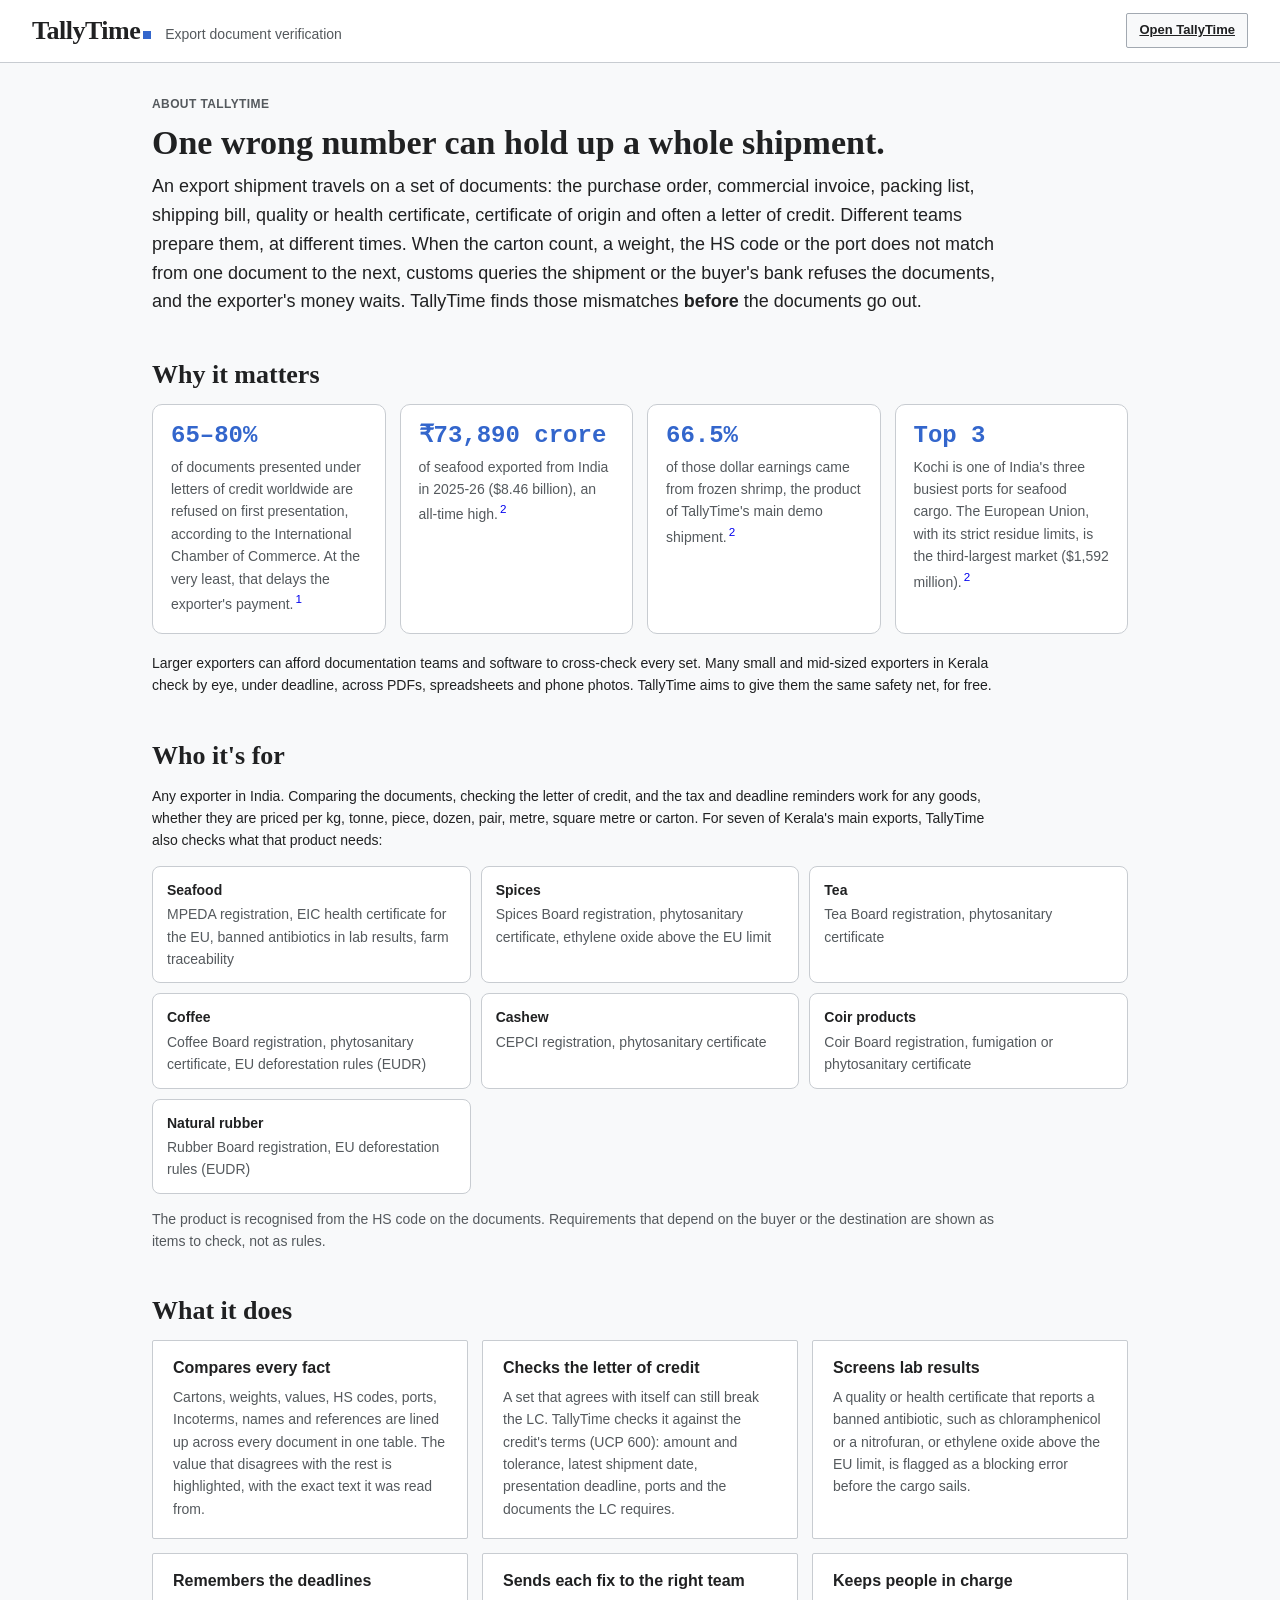
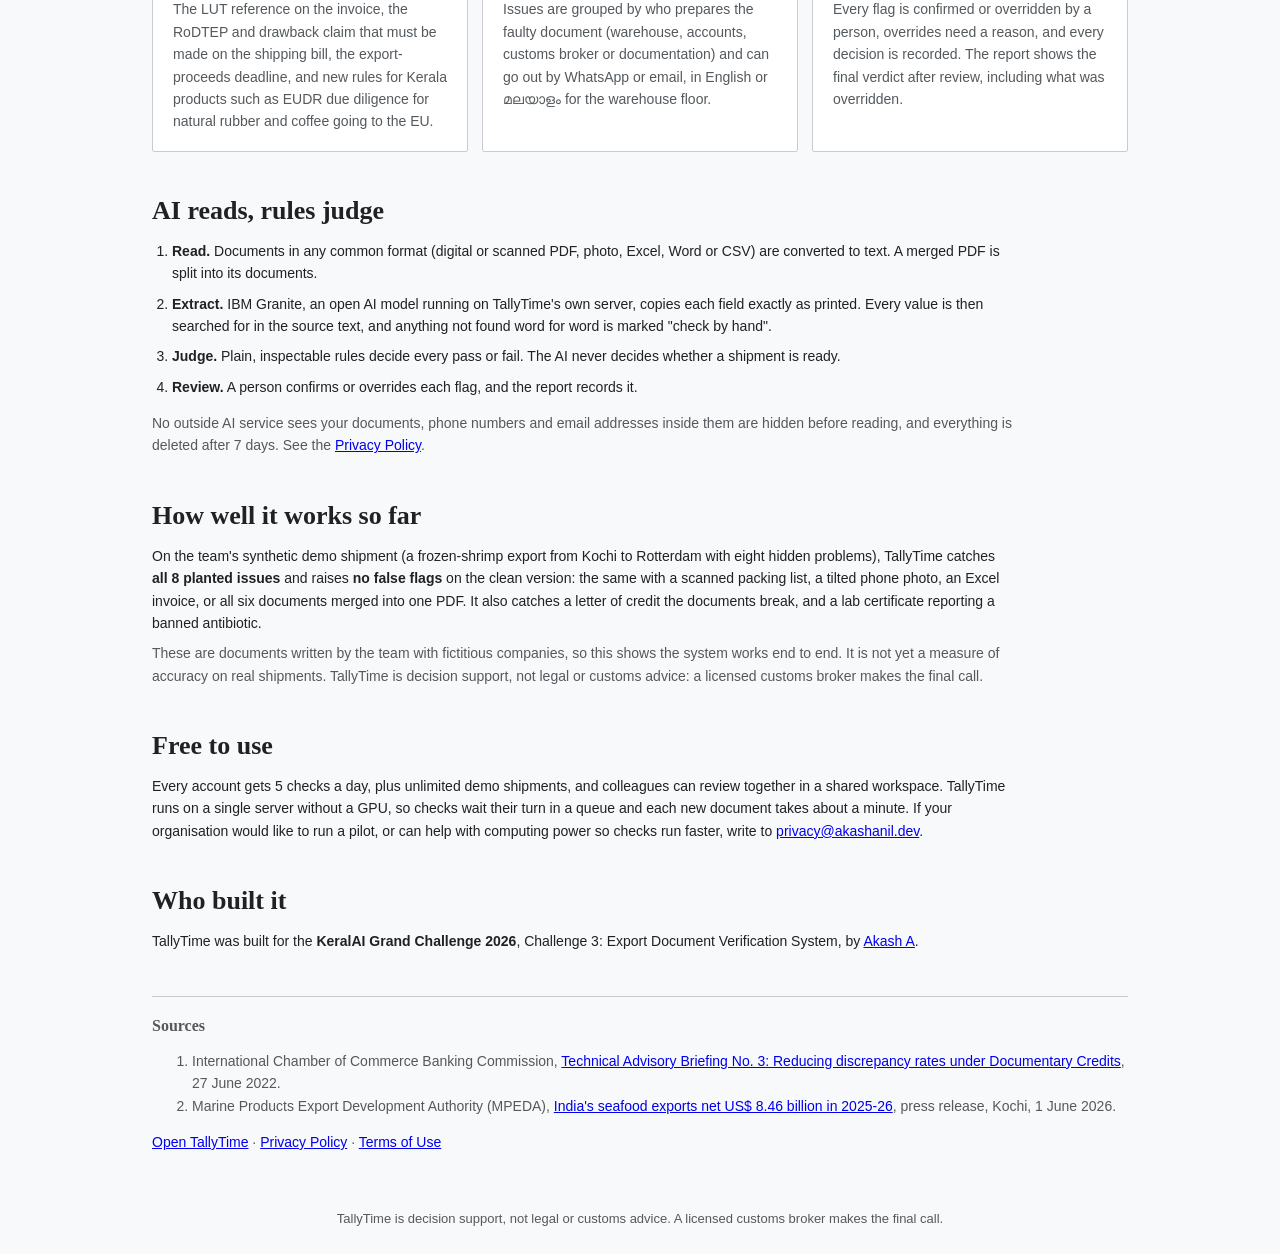
<file: static/about.html>
<!doctype html>
<html lang="en">
<head>
<meta charset="utf-8">
<meta name="viewport" content="width=device-width, initial-scale=1">
<title>About · TallyTime</title>
<meta name="description" content="Why TallyTime exists: catching mismatches across export documents before customs or the buyer's bank does.">
<link rel="icon" type="image/svg+xml" href="favicon.svg">
<meta name="color-scheme" content="light dark">
<meta name="theme-color" content="#ffffff" media="(prefers-color-scheme: light)">
<meta name="theme-color" content="#1b1e22" media="(prefers-color-scheme: dark)">
<script src="theme.js"></script>
<link rel="stylesheet" href="styles.css">
</head>
<body>
<header class="topbar">
  <a class="brand" href="/"><span class="logo">TallyTime</span><span class="tagline">Export document verification</span></a>
  <a class="btn small" href="/">Open TallyTime</a>
</header>
<main class="about">
  <p class="eyebrow">ABOUT TALLYTIME</p>
  <h1>One wrong number can hold up a whole shipment.</h1>
  <p class="lead">An export shipment travels on a set of documents: the purchase order, commercial invoice, packing list, shipping bill,
    quality or health certificate, certificate of origin and often a letter of credit. Different teams prepare them, at different times.
    When the carton count, a weight, the HS code or the port does not match from one document to the next, customs queries the shipment
    or the buyer's bank refuses the documents, and the exporter's money waits. TallyTime finds those mismatches <b>before</b> the documents go out.</p>

  <section class="about-section" aria-labelledby="numbers">
    <h2 id="numbers">Why it matters</h2>
    <div class="about-stats">
      <div class="about-stat">
        <b>65–80%</b>
        <span>of documents presented under letters of credit worldwide are refused on first presentation, according to the
          International Chamber of Commerce. At the very least, that delays the exporter's payment.<sup><a href="#src-icc">1</a></sup></span>
      </div>
      <div class="about-stat">
        <b>₹73,890 crore</b>
        <span>of seafood exported from India in 2025-26 ($8.46 billion), an all-time high.<sup><a href="#src-mpeda">2</a></sup></span>
      </div>
      <div class="about-stat">
        <b>66.5%</b>
        <span>of those dollar earnings came from frozen shrimp, the product of TallyTime's main demo shipment.<sup><a href="#src-mpeda">2</a></sup></span>
      </div>
      <div class="about-stat">
        <b>Top 3</b>
        <span>Kochi is one of India's three busiest ports for seafood cargo. The European Union, with its strict residue
          limits, is the third-largest market ($1,592 million).<sup><a href="#src-mpeda">2</a></sup></span>
      </div>
    </div>
    <p>Larger exporters can afford documentation teams and software to cross-check every set. Many small and mid-sized exporters in Kerala
      check by eye, under deadline, across PDFs, spreadsheets and phone photos. TallyTime aims to give them the same safety net, for free.</p>
  </section>

  <section class="about-section" aria-labelledby="who">
    <h2 id="who">Who it's for</h2>
    <p>Any exporter in India. Comparing the documents, checking the letter of credit, and the tax and deadline reminders
      work for any goods, whether they are priced per kg, tonne, piece, dozen, pair, metre, square metre or carton.
      For seven of Kerala's main exports, TallyTime also checks what that product needs:</p>
    <dl class="about-products">
      <div><dt>Seafood</dt><dd>MPEDA registration, EIC health certificate for the EU, banned antibiotics in lab results, farm traceability</dd></div>
      <div><dt>Spices</dt><dd>Spices Board registration, phytosanitary certificate, ethylene oxide above the EU limit</dd></div>
      <div><dt>Tea</dt><dd>Tea Board registration, phytosanitary certificate</dd></div>
      <div><dt>Coffee</dt><dd>Coffee Board registration, phytosanitary certificate, EU deforestation rules (EUDR)</dd></div>
      <div><dt>Cashew</dt><dd>CEPCI registration, phytosanitary certificate</dd></div>
      <div><dt>Coir products</dt><dd>Coir Board registration, fumigation or phytosanitary certificate</dd></div>
      <div><dt>Natural rubber</dt><dd>Rubber Board registration, EU deforestation rules (EUDR)</dd></div>
    </dl>
    <p class="muted">The product is recognised from the HS code on the documents. Requirements that depend on the buyer or the
      destination are shown as items to check, not as rules.</p>
  </section>

  <section class="about-section" aria-labelledby="what">
    <h2 id="what">What it does</h2>
    <div class="about-grid">
      <div class="card"><h3>Compares every fact</h3><p>Cartons, weights, values, HS codes, ports, Incoterms, names and references are lined up across
        every document in one table. The value that disagrees with the rest is highlighted, with the exact text it was read from.</p></div>
      <div class="card"><h3>Checks the letter of credit</h3><p>A set that agrees with itself can still break the LC. TallyTime checks it against the
        credit's terms (UCP 600): amount and tolerance, latest shipment date, presentation deadline, ports and the documents the LC requires.</p></div>
      <div class="card"><h3>Screens lab results</h3><p>A quality or health certificate that reports a banned antibiotic, such as chloramphenicol or a nitrofuran,
        or ethylene oxide above the EU limit, is flagged as a blocking error before the cargo sails.</p></div>
      <div class="card"><h3>Remembers the deadlines</h3><p>The LUT reference on the invoice, the RoDTEP and drawback claim that must be made on the shipping bill,
        the export-proceeds deadline, and new rules for Kerala products such as EUDR due diligence for natural rubber and coffee going to the EU.</p></div>
      <div class="card"><h3>Sends each fix to the right team</h3><p>Issues are grouped by who prepares the faulty document (warehouse, accounts, customs broker
        or documentation) and can go out by WhatsApp or email, in English or <span lang="ml">മലയാളം</span> for the warehouse floor.</p></div>
      <div class="card"><h3>Keeps people in charge</h3><p>Every flag is confirmed or overridden by a person, overrides need a reason, and every decision is
        recorded. The report shows the final verdict after review, including what was overridden.</p></div>
    </div>
  </section>

  <section class="about-section" aria-labelledby="how">
    <h2 id="how">AI reads, rules judge</h2>
    <ol class="about-steps">
      <li><b>Read.</b> Documents in any common format (digital or scanned PDF, photo, Excel, Word or CSV) are converted to text. A merged PDF is split into its documents.</li>
      <li><b>Extract.</b> IBM Granite, an open AI model running on TallyTime's own server, copies each field exactly as printed. Every value is then searched for in the source text, and anything not found word for word is marked "check by hand".</li>
      <li><b>Judge.</b> Plain, inspectable rules decide every pass or fail. The AI never decides whether a shipment is ready.</li>
      <li><b>Review.</b> A person confirms or overrides each flag, and the report records it.</li>
    </ol>
    <p class="muted">No outside AI service sees your documents, phone numbers and email addresses inside them are hidden before reading,
      and everything is deleted after 7 days. See the <a href="/privacy.html">Privacy Policy</a>.</p>
  </section>

  <section class="about-section" aria-labelledby="results">
    <h2 id="results">How well it works so far</h2>
    <p>On the team's synthetic demo shipment (a frozen-shrimp export from Kochi to Rotterdam with eight hidden problems), TallyTime catches
      <b>all 8 planted issues</b> and raises <b>no false flags</b> on the clean version: the same with a scanned packing list, a tilted phone photo,
      an Excel invoice, or all six documents merged into one PDF. It also catches a letter of credit the documents break, and a lab certificate
      reporting a banned antibiotic.</p>
    <p class="muted">These are documents written by the team with fictitious companies, so this shows the system works end to end. It is not yet a
      measure of accuracy on real shipments. TallyTime is decision support, not legal or customs advice: a licensed customs broker makes the final call.</p>
  </section>

  <section class="about-section" aria-labelledby="free">
    <h2 id="free">Free to use</h2>
    <p>Every account gets 5 checks a day, plus unlimited demo shipments, and colleagues can review together in a shared workspace.
      TallyTime runs on a single server without a GPU, so checks wait their turn in a queue and each new document takes about a minute.
      If your organisation would like to run a pilot, or can help with computing power so checks run faster, write to
      <a href="mailto:privacy@akashanil.dev">privacy@akashanil.dev</a>.</p>
  </section>

  <section class="about-section" aria-labelledby="team">
    <h2 id="team">Who built it</h2>
    <p>TallyTime was built for the <b>KeralAI Grand Challenge 2026</b>, Challenge 3: Export Document Verification System,
      by <a href="https://akashanil.dev">Akash A</a>.</p>
  </section>

  <section class="about-sources" aria-labelledby="sources">
    <h2 id="sources">Sources</h2>
    <ol>
      <li id="src-icc">International Chamber of Commerce Banking Commission, <a href="https://library.iccwbo.org/content/tfb/BRIEFINGS/20220627_TA_Briefing_No3_reducing_discrepancy_rates.pdf">Technical Advisory Briefing No. 3: Reducing discrepancy rates under Documentary Credits</a>, 27 June 2022.</li>
      <li id="src-mpeda">Marine Products Export Development Authority (MPEDA), <a href="https://mpeda.gov.in/wp-content/uploads/2026/06/MPEDA_2025-26_Export_Figures_ENGLISH_June-1.pdf">India's seafood exports net US$ 8.46 billion in 2025-26</a>, press release, Kochi, 1 June 2026.</li>
    </ol>
  </section>

  <p class="muted"><a href="/">Open TallyTime</a> · <a href="/privacy.html">Privacy Policy</a> · <a href="/terms.html">Terms of Use</a></p>
</main>
<footer class="foot">TallyTime is decision support, not legal or customs advice. A licensed customs broker makes the final call.</footer>
</body>
</html>
</file>
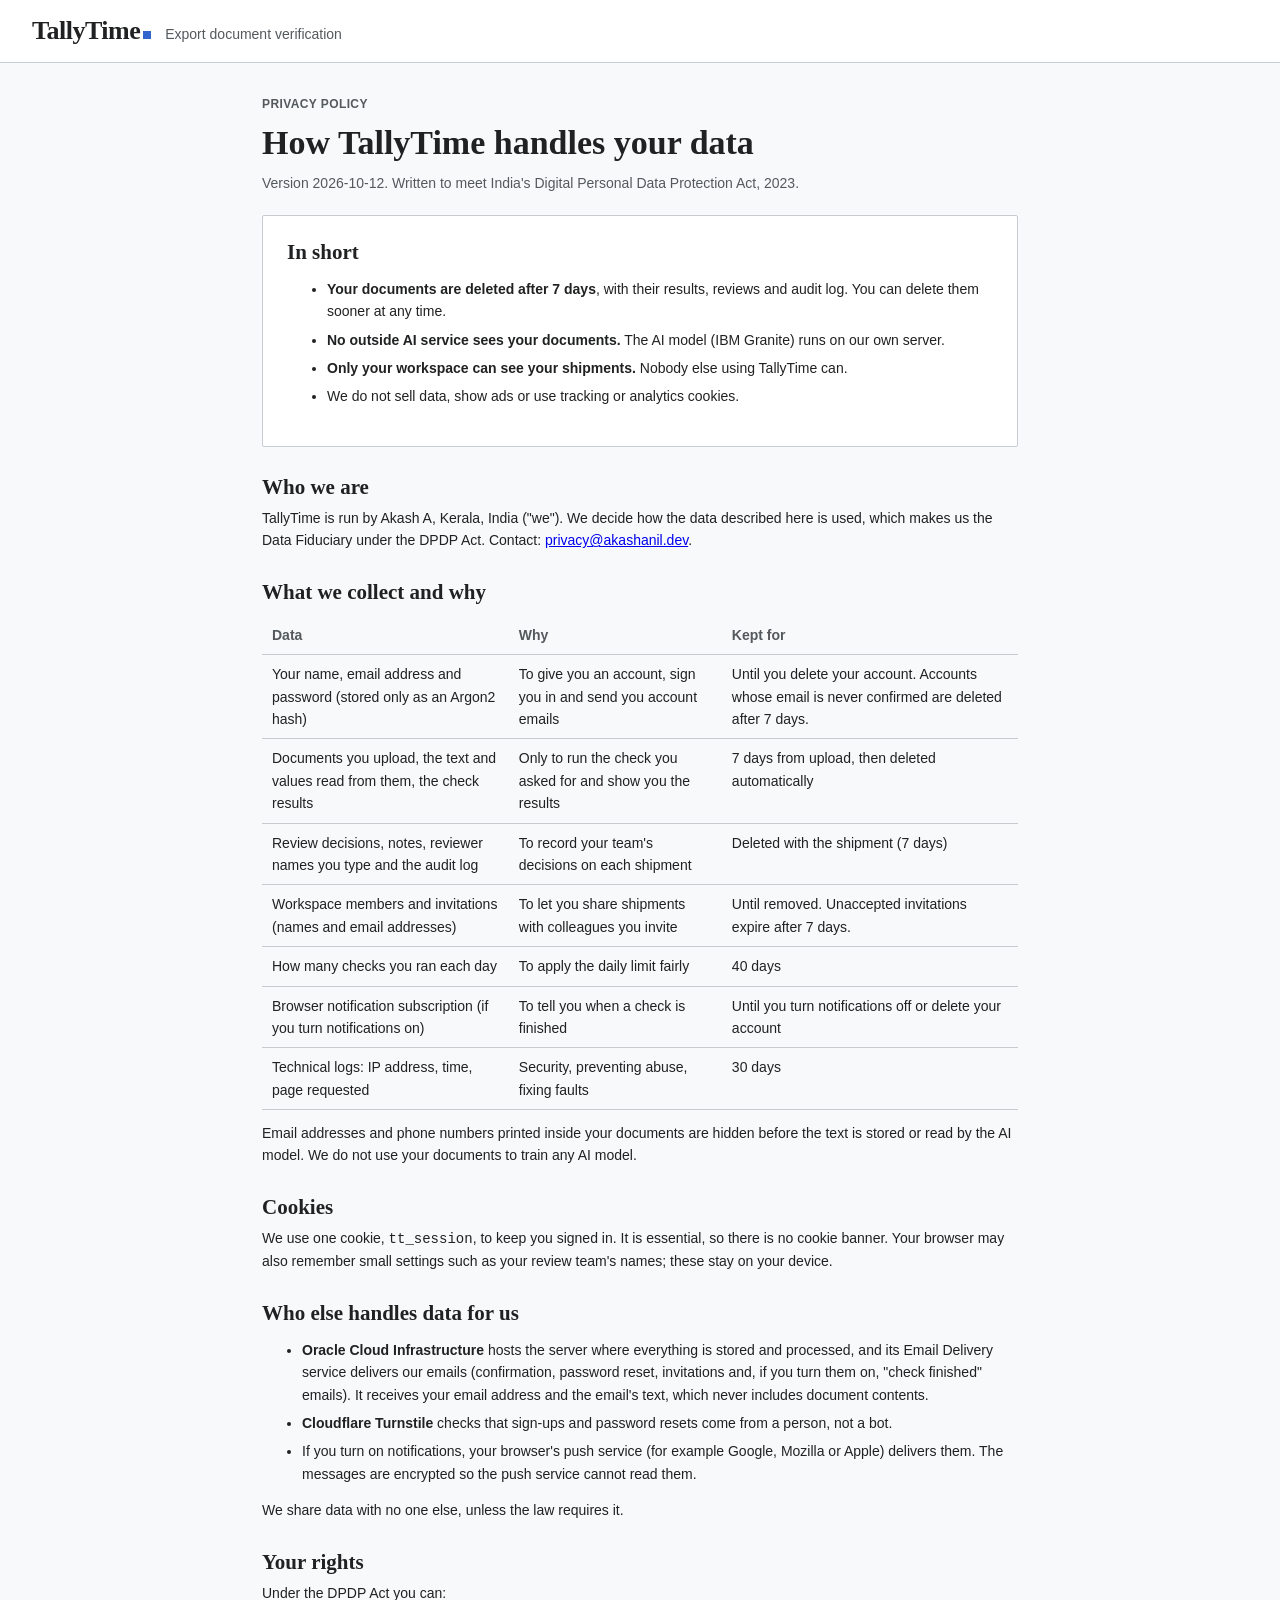
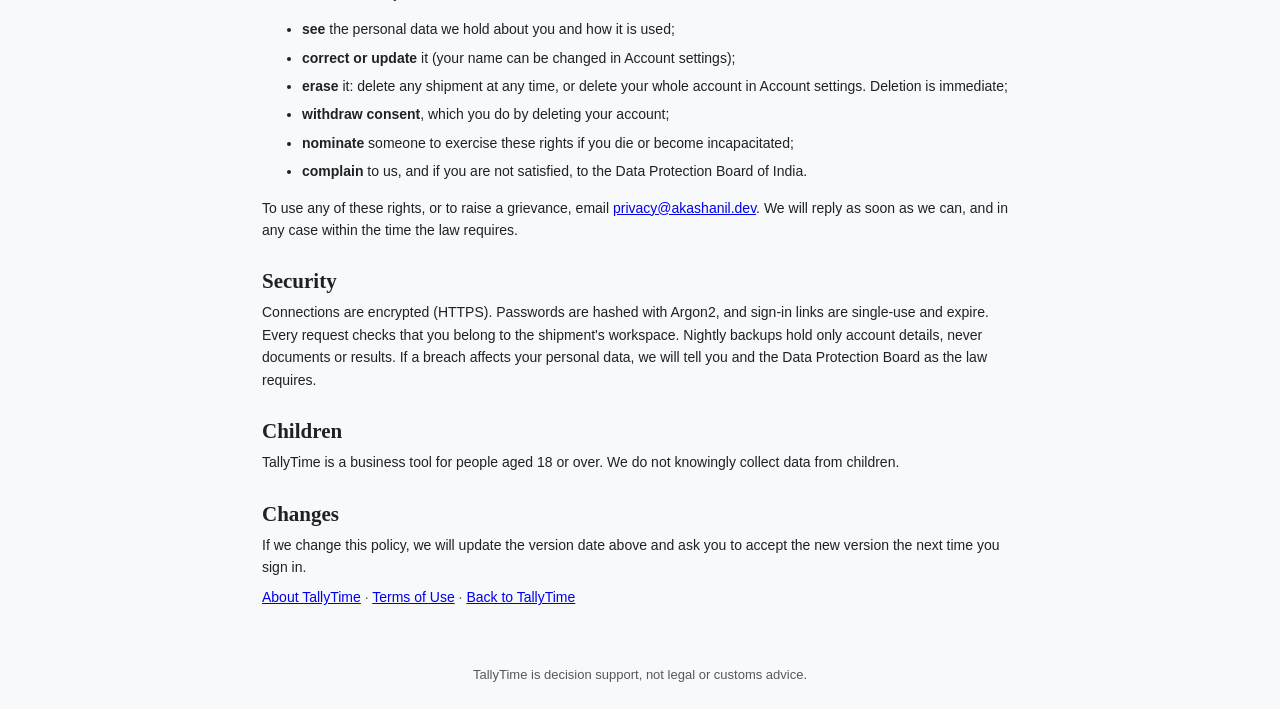
<file: static/privacy.html>
<!doctype html>
<html lang="en">
<head>
<meta charset="utf-8">
<meta name="viewport" content="width=device-width, initial-scale=1">
<title>Privacy Policy · TallyTime</title>
<link rel="icon" type="image/svg+xml" href="favicon.svg">
<meta name="color-scheme" content="light dark">
<meta name="theme-color" content="#ffffff" media="(prefers-color-scheme: light)">
<meta name="theme-color" content="#1b1e22" media="(prefers-color-scheme: dark)">
<script src="theme.js"></script>
<link rel="stylesheet" href="styles.css">
</head>
<body>
<header class="topbar">
  <a class="brand" href="/"><span class="logo">TallyTime</span><span class="tagline">Export document verification</span></a>
</header>
<main class="legal">
  <p class="eyebrow">PRIVACY POLICY</p>
  <h1>How TallyTime handles your data</h1>
  <p class="muted">Version 2026-10-12. Written to meet India's Digital Personal Data Protection Act, 2023.</p>

  <div class="card legal-summary">
    <h2>In short</h2>
    <ul>
      <li><b>Your documents are deleted after 7 days</b>, with their results, reviews and audit log. You can delete them sooner at any time.</li>
      <li><b>No outside AI service sees your documents.</b> The AI model (IBM Granite) runs on our own server.</li>
      <li><b>Only your workspace can see your shipments.</b> Nobody else using TallyTime can.</li>
      <li>We do not sell data, show ads or use tracking or analytics cookies.</li>
    </ul>
  </div>

  <h2>Who we are</h2>
  <p>TallyTime is run by Akash A, Kerala, India ("we"). We decide how the data described here is used, which makes us the
    Data Fiduciary under the DPDP Act. Contact: <a href="mailto:privacy@akashanil.dev">privacy@akashanil.dev</a>.</p>

  <h2>What we collect and why</h2>
  <table class="legal-table">
    <thead><tr><th>Data</th><th>Why</th><th>Kept for</th></tr></thead>
    <tbody>
      <tr><td>Your name, email address and password (stored only as an Argon2 hash)</td><td>To give you an account, sign you in and send you account emails</td><td>Until you delete your account. Accounts whose email is never confirmed are deleted after 7 days.</td></tr>
      <tr><td>Documents you upload, the text and values read from them, the check results</td><td>Only to run the check you asked for and show you the results</td><td>7 days from upload, then deleted automatically</td></tr>
      <tr><td>Review decisions, notes, reviewer names you type and the audit log</td><td>To record your team's decisions on each shipment</td><td>Deleted with the shipment (7 days)</td></tr>
      <tr><td>Workspace members and invitations (names and email addresses)</td><td>To let you share shipments with colleagues you invite</td><td>Until removed. Unaccepted invitations expire after 7 days.</td></tr>
      <tr><td>How many checks you ran each day</td><td>To apply the daily limit fairly</td><td>40 days</td></tr>
      <tr><td>Browser notification subscription (if you turn notifications on)</td><td>To tell you when a check is finished</td><td>Until you turn notifications off or delete your account</td></tr>
      <tr><td>Technical logs: IP address, time, page requested</td><td>Security, preventing abuse, fixing faults</td><td>30 days</td></tr>
    </tbody>
  </table>
  <p>Email addresses and phone numbers printed inside your documents are hidden before the text is stored or read by the AI model.
    We do not use your documents to train any AI model.</p>

  <h2>Cookies</h2>
  <p>We use one cookie, <code>tt_session</code>, to keep you signed in. It is essential, so there is no cookie banner. Your browser may also
    remember small settings such as your review team's names; these stay on your device.</p>

  <h2>Who else handles data for us</h2>
  <ul>
    <li><b>Oracle Cloud Infrastructure</b> hosts the server where everything is stored and processed, and its Email Delivery service delivers our emails (confirmation, password reset, invitations and, if you turn them on, "check finished" emails). It receives your email address and the email's text, which never includes document contents.</li>
    <li><b>Cloudflare Turnstile</b> checks that sign-ups and password resets come from a person, not a bot.</li>
    <li>If you turn on notifications, your browser's push service (for example Google, Mozilla or Apple) delivers them. The messages are encrypted so the push service cannot read them.</li>
  </ul>
  <p>We share data with no one else, unless the law requires it.</p>

  <h2>Your rights</h2>
  <p>Under the DPDP Act you can:</p>
  <ul>
    <li><b>see</b> the personal data we hold about you and how it is used;</li>
    <li><b>correct or update</b> it (your name can be changed in Account settings);</li>
    <li><b>erase</b> it: delete any shipment at any time, or delete your whole account in Account settings. Deletion is immediate;</li>
    <li><b>withdraw consent</b>, which you do by deleting your account;</li>
    <li><b>nominate</b> someone to exercise these rights if you die or become incapacitated;</li>
    <li><b>complain</b> to us, and if you are not satisfied, to the Data Protection Board of India.</li>
  </ul>
  <p>To use any of these rights, or to raise a grievance, email <a href="mailto:privacy@akashanil.dev">privacy@akashanil.dev</a>.
    We will reply as soon as we can, and in any case within the time the law requires.</p>

  <h2>Security</h2>
  <p>Connections are encrypted (HTTPS). Passwords are hashed with Argon2, and sign-in links are single-use and expire.
    Every request checks that you belong to the shipment's workspace. Nightly backups hold only account details, never documents or results.
    If a breach affects your personal data, we will tell you and the Data Protection Board as the law requires.</p>

  <h2>Children</h2>
  <p>TallyTime is a business tool for people aged 18 or over. We do not knowingly collect data from children.</p>

  <h2>Changes</h2>
  <p>If we change this policy, we will update the version date above and ask you to accept the new version the next time you sign in.</p>

  <p class="muted"><a href="/about.html">About TallyTime</a> · <a href="/terms.html">Terms of Use</a> · <a href="/">Back to TallyTime</a></p>
</main>
<footer class="foot">TallyTime is decision support, not legal or customs advice.</footer>
</body>
</html>
</file>
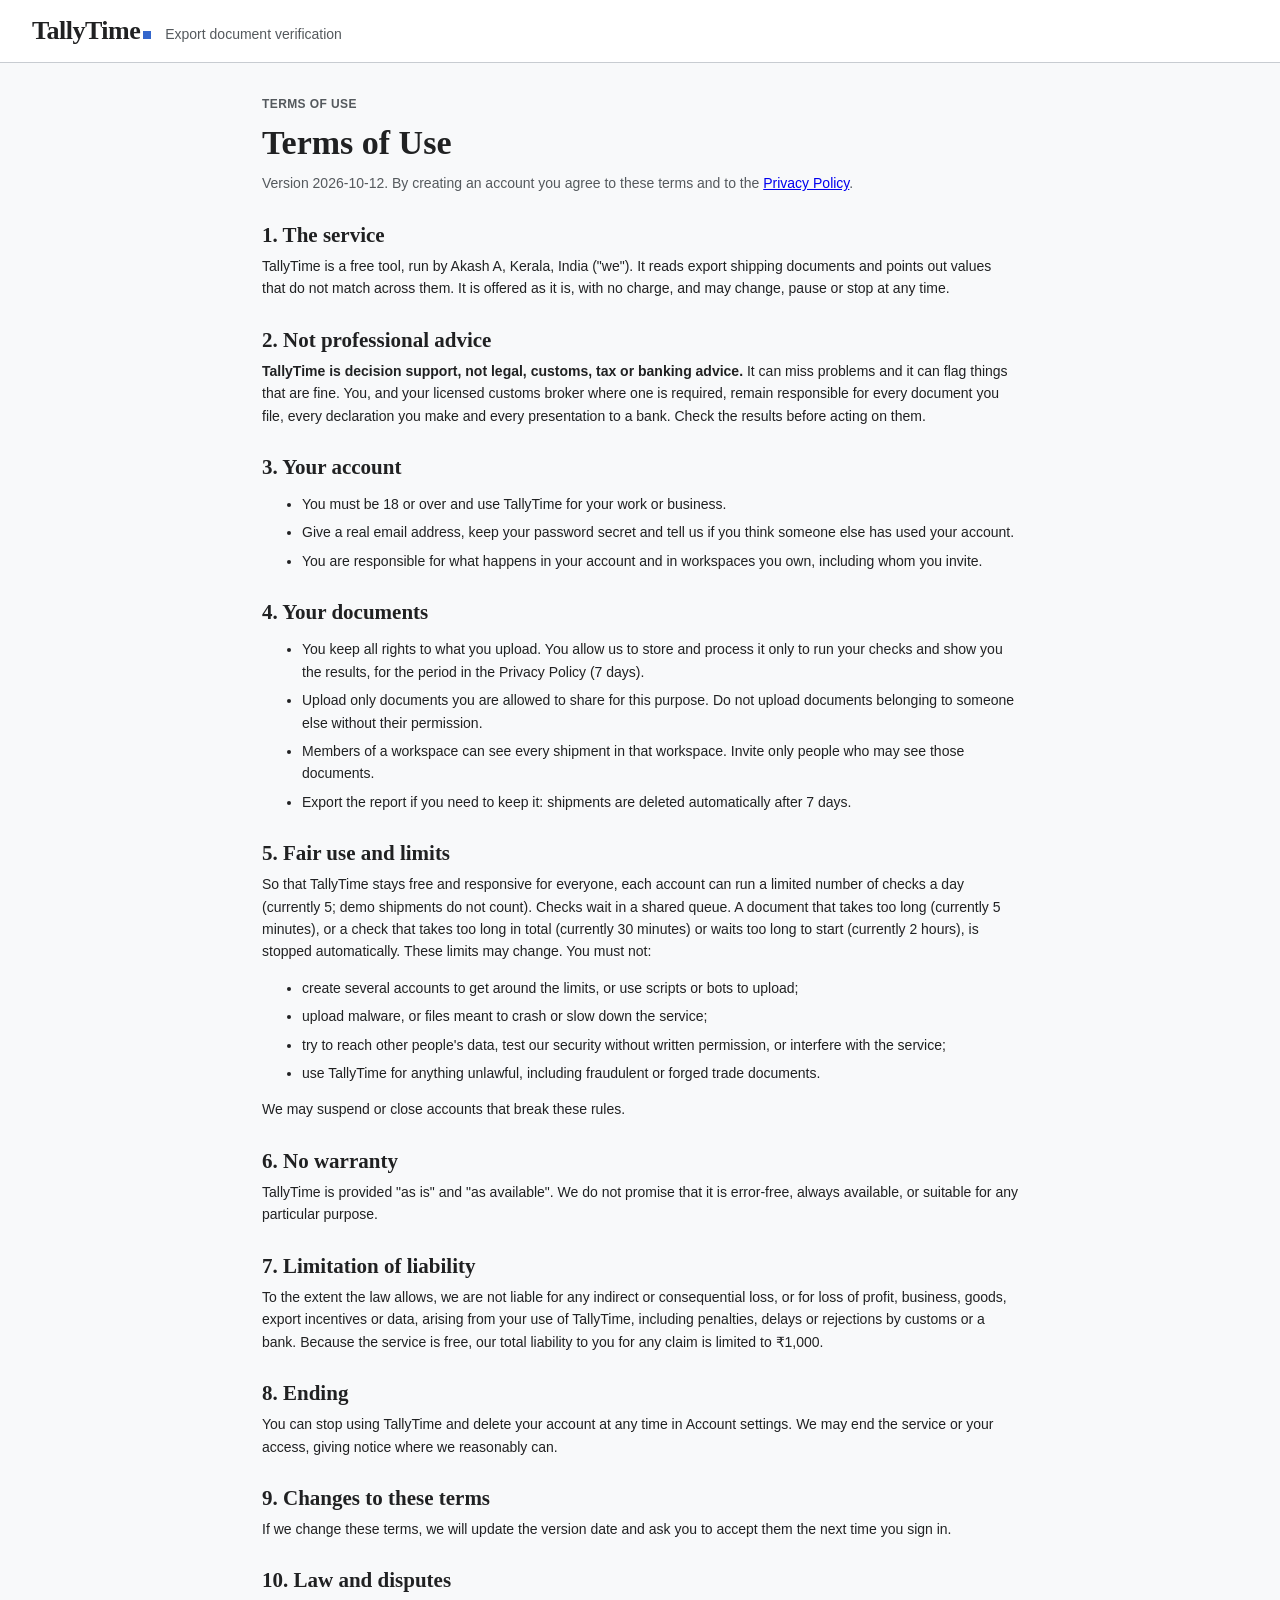
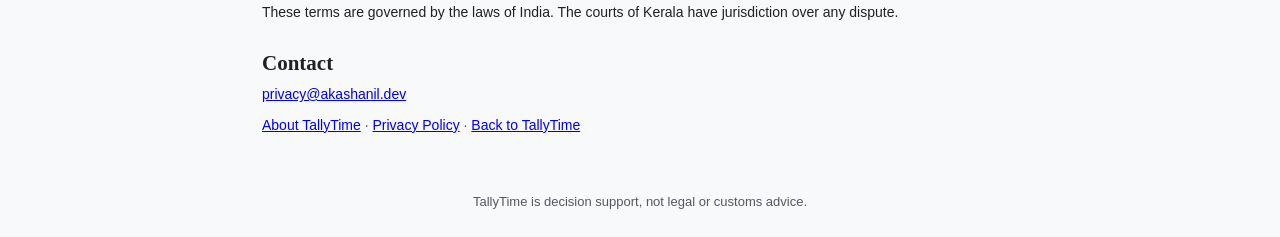
<file: static/terms.html>
<!doctype html>
<html lang="en">
<head>
<meta charset="utf-8">
<meta name="viewport" content="width=device-width, initial-scale=1">
<title>Terms of Use · TallyTime</title>
<link rel="icon" type="image/svg+xml" href="favicon.svg">
<meta name="color-scheme" content="light dark">
<meta name="theme-color" content="#ffffff" media="(prefers-color-scheme: light)">
<meta name="theme-color" content="#1b1e22" media="(prefers-color-scheme: dark)">
<script src="theme.js"></script>
<link rel="stylesheet" href="styles.css">
</head>
<body>
<header class="topbar">
  <a class="brand" href="/"><span class="logo">TallyTime</span><span class="tagline">Export document verification</span></a>
</header>
<main class="legal">
  <p class="eyebrow">TERMS OF USE</p>
  <h1>Terms of Use</h1>
  <p class="muted">Version 2026-10-12. By creating an account you agree to these terms and to the <a href="/privacy.html">Privacy Policy</a>.</p>

  <h2>1. The service</h2>
  <p>TallyTime is a free tool, run by Akash A, Kerala, India ("we"). It reads export shipping documents and points out
    values that do not match across them. It is offered as it is, with no charge, and may change, pause or stop at any time.</p>

  <h2>2. Not professional advice</h2>
  <p><b>TallyTime is decision support, not legal, customs, tax or banking advice.</b> It can miss problems and it can flag things
    that are fine. You, and your licensed customs broker where one is required, remain responsible for every document you file,
    every declaration you make and every presentation to a bank. Check the results before acting on them.</p>

  <h2>3. Your account</h2>
  <ul>
    <li>You must be 18 or over and use TallyTime for your work or business.</li>
    <li>Give a real email address, keep your password secret and tell us if you think someone else has used your account.</li>
    <li>You are responsible for what happens in your account and in workspaces you own, including whom you invite.</li>
  </ul>

  <h2>4. Your documents</h2>
  <ul>
    <li>You keep all rights to what you upload. You allow us to store and process it only to run your checks and show you
      the results, for the period in the Privacy Policy (7 days).</li>
    <li>Upload only documents you are allowed to share for this purpose. Do not upload documents belonging to someone else
      without their permission.</li>
    <li>Members of a workspace can see every shipment in that workspace. Invite only people who may see those documents.</li>
    <li>Export the report if you need to keep it: shipments are deleted automatically after 7 days.</li>
  </ul>

  <h2>5. Fair use and limits</h2>
  <p>So that TallyTime stays free and responsive for everyone, each account can run a limited number of checks a day
    (currently 5; demo shipments do not count). Checks wait in a shared queue. A document that takes too long (currently 5 minutes), or a
    check that takes too long in total (currently 30 minutes) or waits too long to start (currently 2 hours), is stopped automatically.
    These limits may change. You must not:</p>
  <ul>
    <li>create several accounts to get around the limits, or use scripts or bots to upload;</li>
    <li>upload malware, or files meant to crash or slow down the service;</li>
    <li>try to reach other people's data, test our security without written permission, or interfere with the service;</li>
    <li>use TallyTime for anything unlawful, including fraudulent or forged trade documents.</li>
  </ul>
  <p>We may suspend or close accounts that break these rules.</p>

  <h2>6. No warranty</h2>
  <p>TallyTime is provided "as is" and "as available". We do not promise that it is error-free, always available, or suitable
    for any particular purpose.</p>

  <h2>7. Limitation of liability</h2>
  <p>To the extent the law allows, we are not liable for any indirect or consequential loss, or for loss of profit, business,
    goods, export incentives or data, arising from your use of TallyTime, including penalties, delays or rejections by customs
    or a bank. Because the service is free, our total liability to you for any claim is limited to ₹1,000.</p>

  <h2>8. Ending</h2>
  <p>You can stop using TallyTime and delete your account at any time in Account settings. We may end the service or your
    access, giving notice where we reasonably can.</p>

  <h2>9. Changes to these terms</h2>
  <p>If we change these terms, we will update the version date and ask you to accept them the next time you sign in.</p>

  <h2>10. Law and disputes</h2>
  <p>These terms are governed by the laws of India. The courts of Kerala have jurisdiction over any dispute.</p>

  <h2>Contact</h2>
  <p><a href="mailto:privacy@akashanil.dev">privacy@akashanil.dev</a></p>

  <p class="muted"><a href="/about.html">About TallyTime</a> · <a href="/privacy.html">Privacy Policy</a> · <a href="/">Back to TallyTime</a></p>
</main>
<footer class="foot">TallyTime is decision support, not legal or customs advice.</footer>
</body>
</html>
</file>
<file: static/styles.css>
:root {
  --navy: #0B1F33;
  --navy-2: #16304A;
  --paper: #F4EFE6;
  --card: #FBF8F2;
  --line: #D9CFBF;
  --ink: #0B1F33;
  --muted: #4A5868;
  --red: #C41E33;
  --red-bg: #FBE3E6;
  --amber: #A8540A;
  --amber-bg: #FCEBD8;
  --orange: #F28C28;
  --green: #1F7A50;
  --green-bg: #DDF0E5;
  --sans: "IBM Plex Sans", "Segoe UI", Arial, sans-serif;
  --mono: "IBM Plex Mono", "Courier New", monospace;
}

* { box-sizing: border-box; }
html, body { margin: 0; }
body { background: var(--paper); color: var(--ink); font: 15px/1.5 var(--sans); min-height: 100vh; display: flex; flex-direction: column; }
h1, h2, h3 { margin: 0 0 8px; line-height: 1.15; }
h1 { font-size: 38px; font-weight: 700; letter-spacing: -0.5px; }
h2 { font-size: 26px; }
h3 { font-size: 18px; }
p { margin: 0 0 8px; }
button { font: inherit; cursor: pointer; }
.muted { color: var(--muted); }
.mono { font-family: var(--mono); }
.eyebrow { font-family: var(--mono); font-size: 12px; letter-spacing: 3px; color: var(--amber); font-weight: 600; margin-bottom: 8px; }
[hidden] { display: none !important; }

/* Top bar */
.topbar { background: var(--navy); color: var(--paper); display: flex; justify-content: space-between; align-items: center; padding: 14px 32px; gap: 16px; flex-wrap: wrap; }
.brand { display: flex; align-items: baseline; gap: 14px; cursor: pointer; }
.logo { font-weight: 700; font-size: 24px; letter-spacing: -0.5px; }
.logo::after { content: ""; display: inline-block; width: 8px; height: 8px; background: var(--orange); margin-left: 3px; }
.tagline { color: #C9D3DE; font-size: 14px; }
.privacy-badge { font-family: var(--mono); font-size: 12px; color: #C9D3DE; border: 1px solid #3A5068; border-radius: 999px; padding: 4px 12px; display: flex; align-items: center; gap: 8px; }
.privacy-badge .dot { width: 8px; height: 8px; border-radius: 50%; background: #3FBF7F; }

main { flex: 1; width: 100%; max-width: 1360px; margin: 0 auto; padding: 32px; }
.foot { text-align: center; color: var(--muted); font-size: 13px; padding: 16px 32px 24px; }

/* Cards and buttons */
.card { background: var(--card); border: 1px solid var(--line); border-radius: 10px; padding: 24px; }
.btn { border: 1px solid var(--line); background: var(--card); color: var(--ink); border-radius: 8px; padding: 10px 18px; font-weight: 600; }
.btn:hover { border-color: var(--navy); }
.btn:focus-visible, .tab:focus-visible, .cell:focus-visible { outline: 3px solid var(--orange); outline-offset: 2px; }
.btn.primary { background: var(--navy); color: var(--paper); border-color: var(--navy); }
.btn.primary:disabled { opacity: 0.45; cursor: not-allowed; }
.btn.ghost { background: transparent; }
.btn.danger { color: var(--red); border-color: #E7B8BF; background: transparent; }
.btn.small { padding: 6px 12px; font-size: 13px; }

/* Navigation */
.mainnav { display: flex; gap: 4px; margin-left: auto; margin-right: 16px; }
.navlink { background: none; border: 1px solid transparent; color: #C9D3DE; padding: 6px 14px; border-radius: 6px; font-weight: 600; }
.navlink:hover, .navlink.active { color: var(--paper); border-color: #3A5068; }

/* Dashboard */
.kpis { display: grid; grid-template-columns: repeat(auto-fit, minmax(170px, 1fr)); gap: 14px; margin: 18px 0 24px; }
.kpi { background: var(--card); border: 1px solid var(--line); border-radius: 10px; padding: 16px 18px; }
.kpi b { display: block; font-family: var(--mono); font-size: 30px; line-height: 1.1; }
.kpi span { color: var(--muted); font-size: 13px; }
.kpi.blocked b { color: var(--red); } .kpi.ready b { color: var(--green); } .kpi.review b { color: var(--amber); }
.dash-grid { display: grid; grid-template-columns: 1fr 1fr; gap: 20px; margin-bottom: 24px; }
.bars { display: flex; flex-direction: column; gap: 10px; margin-top: 12px; }
.bar-row { display: grid; grid-template-columns: 1fr 44px; gap: 10px; align-items: center; font-size: 14px; }
.bar-label { display: flex; flex-direction: column; gap: 4px; }
.bar-track { height: 10px; background: #ECE4D6; border-radius: 999px; overflow: hidden; }
.bar-fill { height: 100%; background: var(--navy); border-radius: 999px; }
.bar-fill.hot { background: var(--red); }
.bar-row b { font-family: var(--mono); text-align: right; }
table.recent { width: 100%; border-collapse: collapse; background: var(--card); border: 1px solid var(--line); border-radius: 10px; overflow: hidden; }
.recent th, .recent td { text-align: left; padding: 10px 14px; border-bottom: 1px solid var(--line); font-size: 14px; }
.recent th { background: #F1EADF; color: var(--muted); font-weight: 600; }
.recent tr.click { cursor: pointer; } .recent tr.click:hover td { background: var(--card); }
.vtag { font-family: var(--mono); font-size: 11px; font-weight: 700; letter-spacing: 1px; padding: 2px 8px; border-radius: 4px; color: var(--on-accent); }
.vtag.blocked { background: var(--red); } .vtag.review { background: var(--amber); } .vtag.ready { background: var(--green); }
@media (max-width: 900px) { .dash-grid { grid-template-columns: 1fr; } .mainnav { margin: 0; } }

/* Upload */
.hero { max-width: 860px; margin-bottom: 28px; }
.lead { font-size: 18px; color: var(--muted); }
.upload-grid { display: grid; grid-template-columns: 2.4fr 1fr; gap: 24px; align-items: start; }
.upload-card { padding: 28px; border-width: 2px; }
.needed { display: flex; flex-direction: column; gap: 8px; margin-bottom: 18px; }
.need-group { display: flex; flex-wrap: wrap; align-items: center; gap: 6px; }
.need-label { font-family: var(--mono); font-size: 11px; letter-spacing: 2px; text-transform: uppercase; color: var(--muted); width: 120px; }
.need { font-size: 13px; padding: 3px 10px; border-radius: 999px; border: 1px solid var(--line); background: var(--card); }
.need.req { border-color: var(--navy); font-weight: 600; }
.need.rec { color: var(--ink); }
.need.opt { border-style: dashed; color: var(--muted); cursor: help; }
.dash-section { margin-top: 48px; padding-top: 32px; border-top: 2px solid var(--line); scroll-margin-top: 16px; }
.small { font-size: 13px; }
.dropzone { display: flex; flex-direction: column; align-items: center; justify-content: center; gap: 6px; border: 2px dashed #B9AC97; border-radius: 10px; padding: 64px 16px; text-align: center; cursor: pointer; background: #fff8; transition: border-color .15s, background .15s; }
.dropzone strong { font-size: 20px; }
.dropzone span { color: var(--muted); }
.dropzone .limits { font-size: 12px; font-family: var(--mono); }
.dropzone.over { border-color: var(--navy); background: var(--card); }
.file-list { list-style: none; padding: 0; margin: 16px 0; display: flex; flex-direction: column; gap: 6px; }
.file-list li { font-family: var(--mono); font-size: 13px; background: var(--card); border: 1px solid var(--line); border-radius: 6px; padding: 6px 10px; display: flex; justify-content: space-between; }
.row-actions { display: flex; gap: 10px; }
.hint { color: var(--muted); font-size: 13px; margin-top: 14px; }
.demo-card { display: flex; flex-direction: column; gap: 10px; }
.btn.demo { text-align: left; display: flex; flex-direction: column; gap: 1px; padding: 9px 12px; background: var(--card); font-size: 14px; }
.demo-card { gap: 8px; padding: 20px; }
.btn.demo span { font-weight: 400; color: var(--muted); font-size: 13px; }

/* Processing */
.progress-list { list-style: none; padding: 0; margin: 24px 0 0; display: flex; flex-direction: column; gap: 10px; max-width: 860px; }
.progress-list li { background: var(--card); border: 1px solid var(--line); border-radius: 8px; padding: 14px 18px; display: grid; grid-template-columns: 28px 1fr auto; gap: 12px; align-items: center; }
.state-icon { width: 22px; height: 22px; border-radius: 50%; border: 2px solid var(--line); }
.state-icon.reading { border-color: var(--line); border-top-color: var(--navy); animation: spin 0.9s linear infinite; }
.state-icon.done { background: var(--green); border-color: var(--green); }
.state-icon.error { background: var(--red); border-color: var(--red); }
@keyframes spin { to { transform: rotate(360deg); } }
.progress-list .meta { font-family: var(--mono); font-size: 13px; color: var(--muted); }

/* Verdict */
.verdict { display: grid; grid-template-columns: auto 1fr auto; gap: 28px; align-items: center; background: var(--navy); color: var(--paper); border-radius: 12px; padding: 24px 28px; margin-bottom: 20px; }
.stamp { justify-self: start; width: max-content; font-family: var(--mono); font-weight: 700; font-size: 22px; letter-spacing: 3px; padding: 10px 18px; border: 3px solid currentColor; border-radius: 6px; transform: rotate(-3deg); white-space: nowrap; }
.stamp.blocked { color: #FF6B7D; }
.stamp.review { color: var(--orange); }
.stamp.ready { color: #3FBF7F; }
.verdict h2 { margin-bottom: 4px; }
.verdict .sub { color: #C9D3DE; }
.stats { display: flex; gap: 22px; margin-top: 10px; flex-wrap: wrap; }
.stat b { font-family: var(--mono); font-size: 22px; display: block; }
.stat span { color: #C9D3DE; font-size: 13px; }
.coverage { display: flex; flex-wrap: wrap; gap: 6px; margin-top: 12px; }
.cov { font-size: 12px; padding: 3px 9px; border-radius: 999px; border: 1px solid #3A5068; color: #C9D3DE; }
.cov.ok { border-color: #2E6B53; color: #9FE0BF; }
.cov.missing { border-color: #FF6B7D; color: #FFB3BD; font-weight: 600; }
.cov.absent { border-style: dashed; color: #9FB2C6; }
.verdict-actions { display: flex; flex-direction: column; gap: 8px; }
.verdict .btn { background: transparent; color: var(--paper); border-color: #3A5068; }
.verdict .btn:hover { border-color: var(--paper); }
.verdict .btn.danger { color: #FF9AA6; }

/* Tabs */
.tabs { display: flex; gap: 4px; border-bottom: 2px solid var(--line); margin-bottom: 20px; flex-wrap: wrap; }
.tab { background: none; border: none; padding: 10px 16px; font-weight: 600; color: var(--muted); border-bottom: 3px solid transparent; margin-bottom: -2px; }
.tab.active { color: var(--ink); border-bottom-color: var(--orange); }
.pill { font-family: var(--mono); font-size: 12px; background: var(--line); border-radius: 999px; padding: 1px 8px; margin-left: 4px; }
.pill.red { background: var(--red); color: var(--on-accent); }

/* Truth matrix */
.matrix-wrap { overflow-x: auto; border: 1px solid var(--line); border-radius: 10px; background: var(--card); }
table.matrix { border-collapse: collapse; width: 100%; min-width: 980px; }
.matrix th, .matrix td { border-bottom: 1px solid var(--line); padding: 0; text-align: left; vertical-align: top; }
.matrix thead th { background: var(--navy); color: var(--paper); padding: 12px 12px; font-size: 13px; position: sticky; top: 0; }
.matrix thead th small { display: block; color: #9FB2C6; font-weight: 400; font-family: var(--mono); font-size: 11px; }
.matrix th.field { padding: 12px; width: 170px; font-size: 14px; background: #F1EADF; }
.matrix thead th.field { background: var(--navy-2); color: var(--paper); }
.matrix th.field .rowstatus { display: block; font-family: var(--mono); font-size: 11px; font-weight: 600; margin-top: 2px; }
.rowstatus.error { color: var(--red); }
.rowstatus.warning { color: var(--amber); }
.rowstatus.pass { color: var(--green); }
.rowstatus.info, .rowstatus.skipped { color: var(--muted); }
.cell { display: block; width: 100%; min-height: 52px; word-break: break-word; text-align: left; border: none; background: transparent; padding: 10px 12px; font-family: var(--mono); font-size: 13px; color: var(--ink); }
.cell:hover { background: var(--card); }
.matrix td.td-mismatch { background: var(--red-bg); box-shadow: inset 3px 0 0 var(--red); }
.matrix td.td-vague { background: var(--amber-bg); box-shadow: inset 3px 0 0 var(--amber); }
.cell.mismatch { color: var(--red); font-weight: 600; }
.cell.vague { color: var(--amber); font-weight: 600; }
.cell.mismatch:hover, .cell.vague:hover { background: transparent; text-decoration: underline; }
.cell.empty { color: var(--cdx-subtle, #A9A398); cursor: help; font-family: var(--sans); font-size: 12px; font-style: italic; }
.cell-legend { font-style: italic; color: var(--cdx-subtle, #A9A398); }
.reviewer { display: flex; align-items: center; gap: 8px; font-size: 13px; color: var(--muted); margin-top: 6px; }
.reviewer input { font: inherit; border: 1px solid var(--line); border-radius: 6px; padding: 4px 8px; background: var(--card); width: 220px; }
.cell .tag { display: block; font-family: var(--sans); font-size: 11px; font-weight: 600; margin-top: 3px; }
.cell .unverified { color: var(--amber); }
.legend { display: flex; gap: 18px; color: var(--muted); font-size: 13px; margin: 0 0 12px; flex-wrap: wrap; }
.legend i { display: inline-block; width: 12px; height: 12px; border-radius: 2px; vertical-align: -1px; margin-right: 6px; }

/* Issues */
.issues { display: flex; flex-direction: column; gap: 14px; }
.issue { background: var(--card); border: 1px solid var(--line); border-left: 6px solid var(--red); border-radius: 10px; padding: 18px 20px; }
.issue.warning { border-left-color: var(--amber); }
.issue.reviewed { opacity: 0.85; }
.issue-head { display: flex; justify-content: space-between; gap: 12px; align-items: baseline; flex-wrap: wrap; }
.sev { font-family: var(--mono); font-size: 11px; font-weight: 700; letter-spacing: 1px; padding: 2px 8px; border-radius: 4px; color: var(--on-accent); background: var(--red); margin-right: 8px; }
.sev.warning { background: var(--amber); }
.sev.pass { background: var(--green); }
.sev.skipped { background: var(--cdx-placeholder, #8A8F96); }
.cat { font-family: var(--mono); font-size: 12px; color: var(--muted); }
.issue .msg { font-size: 16px; margin: 8px 0; }
.issue .fix { color: var(--muted); }
.issue .fix b { color: var(--ink); }
table.values { width: 100%; border-collapse: collapse; margin: 12px 0; font-size: 13px; }
.values th { text-align: left; color: var(--muted); font-weight: 600; padding: 6px 8px; border-bottom: 1px solid var(--line); }
.values td { padding: 6px 8px; border-bottom: 1px solid var(--cdx-border-subtle, #ECE4D6); vertical-align: top; }
.values td.v { font-family: var(--mono); }
.values tr.outlier td { background: var(--red-bg); }
.values tr.outlier td.v { color: var(--red); font-weight: 600; }
.evidence { font-family: var(--mono); font-size: 12px; color: var(--muted); }
.review-box { border-top: 1px dashed var(--line); margin-top: 12px; padding-top: 12px; display: flex; gap: 10px; align-items: flex-start; flex-wrap: wrap; }
.review-box textarea { flex: 1 1 320px; min-height: 40px; font: inherit; border: 1px solid var(--line); border-radius: 6px; padding: 8px; background: var(--card); }
.review-head { flex: 1 1 100%; display: flex; flex-direction: column; gap: 2px; font-size: 14px; }
.review-head .muted { font-size: 13px; }
.review-actions { display: flex; gap: 8px; flex-wrap: wrap; flex: 0 0 auto; }
.sr-only { position: absolute; width: 1px; height: 1px; overflow: hidden; clip: rect(0 0 0 0); white-space: nowrap; }
.review-done { font-size: 14px; }
.review-done b.confirmed { color: var(--red); }
.review-done b.overridden { color: var(--green); }
.empty-state { background: var(--card); border: 1px dashed var(--line); border-radius: 10px; padding: 32px; text-align: center; color: var(--muted); }

/* Language toggle */
.langbar { display: flex; align-items: center; gap: 6px; justify-content: flex-end; margin: -8px 0 6px; font-size: 13px; }
.lang { border: 1px solid var(--line); background: var(--card); border-radius: 6px; padding: 3px 10px; font-weight: 600; color: var(--muted); }
.lang.active { background: var(--navy); color: var(--paper); border-color: var(--navy); }
.ml { font-family: "Noto Sans Malayalam", "Manjari", var(--sans); }
.en-sub { color: var(--muted); font-size: 13px; }

/* Send fixes */
.fix-grid { display: grid; grid-template-columns: repeat(auto-fill, minmax(420px, 1fr)); gap: 16px; }
.fix-card { background: var(--card); border: 1px solid var(--line); border-top: 6px solid var(--navy); border-radius: 10px; padding: 18px 20px; display: flex; flex-direction: column; gap: 10px; }
.fix-card ol { margin: 0; padding-left: 20px; display: flex; flex-direction: column; gap: 6px; font-size: 14px; }
.fix-card .actions { display: flex; gap: 8px; flex-wrap: wrap; margin-top: auto; }
.btn.wa { background: #1F7A50; color: var(--on-accent); border-color: #1F7A50; }

/* Readiness */
.ready-head { display: flex; gap: 24px; flex-wrap: wrap; align-items: baseline; margin-bottom: 16px; }
.ready-head b { font-size: 20px; }
.rtag { font-family: var(--mono); font-size: 11px; font-weight: 700; letter-spacing: 1px; padding: 2px 8px; border-radius: 4px; color: var(--on-accent); }
.rtag.info { background: var(--navy-2); }
.rtag.ok { background: var(--green); } .rtag.missing { background: var(--red); } .rtag.check { background: var(--amber); }

/* Checklist */
.check-group { margin-bottom: 22px; }
.check-group h3 { font-size: 13px; font-family: var(--mono); letter-spacing: 2px; text-transform: uppercase; color: var(--muted); }
.check-row { display: grid; grid-template-columns: 96px 1fr; gap: 12px; padding: 10px 0; border-bottom: 1px solid var(--line); align-items: baseline; }
.check-row .t { font-weight: 600; }
.check-row .m { color: var(--muted); font-size: 14px; }

/* Documents */
.docs { display: grid; grid-template-columns: repeat(auto-fill, minmax(380px, 1fr)); gap: 16px; }
.doc-card { background: var(--card); border: 1px solid var(--line); border-radius: 10px; padding: 18px; }
.doc-card .badges { display: flex; gap: 6px; flex-wrap: wrap; margin: 6px 0 10px; }
.badge { font-family: var(--mono); font-size: 11px; border: 1px solid var(--line); border-radius: 4px; padding: 1px 6px; color: var(--muted); }
.badge.warn { border-color: var(--amber); color: var(--amber); }
.doc-card details summary { cursor: pointer; font-weight: 600; margin-top: 8px; }

/* Audit */
.audit { list-style: none; padding: 0; margin: 0; }
.audit li { background: var(--card); border: 1px solid var(--line); border-radius: 8px; padding: 12px 16px; margin-bottom: 8px; }

/* Drawer */
.drawer { position: fixed; inset: 0; background: rgba(11, 31, 51, 0.35); display: flex; justify-content: flex-end; z-index: 20; }
.drawer-inner { width: min(560px, 100%); height: 100%; background: var(--paper); padding: 28px; overflow-y: auto; box-shadow: -12px 0 32px rgba(0,0,0,.2); position: relative; }
.drawer .close { position: absolute; top: 18px; right: 18px; }
.kv { display: grid; grid-template-columns: 150px 1fr; gap: 6px 12px; margin: 16px 0; font-size: 14px; }
.kv dt { color: var(--muted); }
.kv dd { margin: 0; font-family: var(--mono); }
.snippet { background: var(--card); border: 1px solid var(--line); border-left: 4px solid var(--navy); border-radius: 6px; padding: 12px; font-family: var(--mono); font-size: 13px; white-space: pre-wrap; word-break: break-word; }
.snippet mark { background: #FFE08A; color: #202122; padding: 0 2px; }
.ok-note { color: var(--green); font-weight: 600; }
.warn-note { color: var(--amber); font-weight: 600; }

@media (max-width: 900px) {
  main { padding: 16px; }
  .upload-grid { grid-template-columns: 1fr; }
  .need-label { width: 100%; }
  .verdict { grid-template-columns: 1fr; }
  h1 { font-size: 28px; }
}

/* =====================================================================
   Codex theme
   A hand-written theme following the Wikimedia Codex design language
   (design tokens, components and patterns: https://doc.wikimedia.org/codex/).
   It overrides the base styles above; delete this block to restore them.
   ===================================================================== */
:root {
  --cdx-base: #202122;          /* color-base */
  --cdx-subtle: #54595d;        /* color-subtle */
  --cdx-placeholder: #72777d;
  --cdx-bg: #ffffff;            /* background-color-base */
  --cdx-bg-subtle: #f8f9fa;     /* background-color-interactive-subtle */
  --cdx-bg-interactive: #eaecf0;
  --cdx-border: #a2a9b1;        /* border-color-base */
  --cdx-border-subtle: #c8ccd1;
  --cdx-progressive: #36c;      /* color-progressive */
  --cdx-progressive-hover: #447ff5;
  --cdx-progressive-active: #2a4b8d;
  --cdx-progressive-bg: #eaf3ff;
  --cdx-error: #bf3c2c;         /* current Codex value; 4.5:1 on the error tint */
  --cdx-error-bg: #fee7e6;
  --cdx-warning: #886425;
  --cdx-warning-border: #ab7f2a;
  --cdx-warning-bg: #fef6e7;
  --cdx-success: #177860;       /* current Codex value; 4.5:1 on the success tint */
  --cdx-success-bg: #d5fdf4;
  --cdx-radius: 2px;
  --cdx-error-border-subtle: #f0b8b8;
  --cdx-warning-border-subtle: #edd5a8;
  --cdx-success-border-subtle: #a3e5d2;
  --cdx-progressive-border-subtle: #a6c4f5;
  --on-accent: #fff;            /* text on coloured fills: buttons, status tags, toasts */
  --mark: #fc3;                 /* evidence highlight */

  /* Re-point the base palette at Codex tokens */
  --navy: var(--cdx-progressive);
  --navy-2: var(--cdx-progressive-active);
  --paper: var(--cdx-bg-subtle);
  --card: var(--cdx-bg);
  --line: var(--cdx-border-subtle);
  --ink: var(--cdx-base);
  --muted: var(--cdx-subtle);
  --red: var(--cdx-error);
  --red-bg: var(--cdx-error-bg);
  --amber: var(--cdx-warning);
  --amber-bg: var(--cdx-warning-bg);
  --orange: var(--cdx-progressive);
  --green: var(--cdx-success);
  --green-bg: var(--cdx-success-bg);
  --sans: -apple-system, BlinkMacSystemFont, "Segoe UI", Roboto, Lato, Helvetica, Arial, sans-serif;
  --mono: Menlo, Consolas, "Liberation Mono", "Courier New", monospace;
  --serif: "Linux Libertine", "Georgia", "Times", serif;
}

body { background: var(--cdx-bg-subtle); color: var(--cdx-base); font-size: 14px; line-height: 1.6; }
h1, h2 { font-family: var(--serif); font-weight: 400; letter-spacing: 0; }
h1 { font-size: 34px; line-height: 1.25; }
h2 { font-size: 26px; }
h3 { font-weight: 700; }
.lead, .muted { color: var(--cdx-subtle); }
.eyebrow { font-family: var(--sans); font-size: 12px; font-weight: 700; letter-spacing: 0.4px; color: var(--cdx-subtle); text-transform: uppercase; }

/* Header: white bar with a hairline, like the Vector skin */
.topbar { background: var(--cdx-bg); color: var(--cdx-base); border-bottom: 1px solid var(--cdx-border-subtle); padding: 10px 32px; }
.logo { color: var(--cdx-base); font-family: var(--serif); font-weight: 400; font-size: 26px; }
.logo::after { background: var(--cdx-progressive); }
.tagline { color: var(--cdx-subtle); }
.navlink { color: var(--cdx-progressive); border: none; border-bottom: 2px solid transparent; border-radius: 0; padding: 6px 4px; margin: 0 8px; }
.navlink:hover { color: var(--cdx-progressive-hover); border-color: transparent; }
.navlink.active { color: var(--cdx-base); border-bottom-color: var(--cdx-progressive); }
.privacy-badge { color: var(--cdx-success); border-color: var(--cdx-success); background: var(--cdx-success-bg); border-radius: var(--cdx-radius); font-family: var(--sans); font-weight: 700; }
.privacy-badge .dot { background: var(--cdx-success); }

/* Surfaces */
.card, .kpi, .doc-card, .fix-card, .issue, .empty-state, .progress-list li, .audit li, .matrix-wrap, table.recent {
  border-radius: var(--cdx-radius); border-color: var(--cdx-border-subtle); background: var(--cdx-bg); box-shadow: none;
}
.upload-card { border: 1px solid var(--cdx-border); }

/* Buttons (cdx-button: default, progressive primary, destructive, quiet) */
.btn { border-radius: var(--cdx-radius); background: var(--cdx-bg-subtle); border: 1px solid var(--cdx-border); color: var(--cdx-base); font-weight: 700; }
.btn:hover { background: var(--cdx-bg); border-color: var(--cdx-placeholder); }
.btn:active { background: var(--cdx-bg-interactive); }
.btn.primary { background: var(--cdx-progressive); border-color: var(--cdx-progressive); color: var(--on-accent); }
.btn.primary:hover { background: var(--cdx-progressive-hover); border-color: var(--cdx-progressive-hover); }
.btn.primary:disabled { background: var(--cdx-bg-interactive); border-color: var(--cdx-border-subtle); color: var(--cdx-placeholder); opacity: 1; }
.btn.danger { color: var(--cdx-error); background: var(--cdx-bg-subtle); border-color: var(--cdx-border); }
.btn.ghost { background: transparent; border-color: transparent; color: var(--cdx-progressive); }
.btn.wa { background: var(--cdx-success); border-color: var(--cdx-success); color: var(--on-accent); }
.btn.demo { background: var(--cdx-bg); font-weight: 400; }
.btn.demo b { color: var(--cdx-progressive); }
.btn:focus-visible, .tab:focus-visible, .cell:focus-visible, .navlink:focus-visible {
  outline: none; box-shadow: inset 0 0 0 1px var(--cdx-progressive), 0 0 0 1px var(--cdx-progressive);
}

/* Inputs */
.review-box textarea, .reviewer input { border-radius: var(--cdx-radius); border-color: var(--cdx-border); }
.review-box textarea:focus, .reviewer input:focus { outline: none; border-color: var(--cdx-progressive); box-shadow: inset 0 0 0 1px var(--cdx-progressive); }
.dropzone { border: 2px dashed var(--cdx-border); background: var(--cdx-bg-subtle); border-radius: var(--cdx-radius); }
.dropzone:hover, .dropzone.over { border-color: var(--cdx-progressive); background: var(--cdx-progressive-bg); }
.dropzone strong { font-family: var(--serif); font-weight: 400; font-size: 22px; }
.file-list li { border-radius: var(--cdx-radius); background: var(--cdx-bg-subtle); }

/* Info chips */
.need { border-radius: var(--cdx-radius); background: var(--cdx-bg-subtle); border-color: var(--cdx-border-subtle); }
.need.req { border-color: var(--cdx-progressive); color: var(--cdx-progressive); background: var(--cdx-progressive-bg); }
.need-label { font-family: var(--sans); font-weight: 700; letter-spacing: 0.3px; }

/* Verdict as a Codex message box: tinted background, coloured left border */
.verdict { background: var(--cdx-bg); color: var(--cdx-base); border: 1px solid var(--cdx-border-subtle); border-left: 6px solid var(--cdx-progressive); border-radius: var(--cdx-radius); }
.verdict:has(.stamp.blocked) { background: var(--cdx-error-bg); border-color: var(--cdx-error-border-subtle); border-left-color: var(--cdx-error); }
.verdict:has(.stamp.review) { background: var(--cdx-warning-bg); border-color: var(--cdx-warning-border-subtle); border-left-color: var(--cdx-warning-border); }
.verdict:has(.stamp.ready) { background: var(--cdx-success-bg); border-color: var(--cdx-success-border-subtle); border-left-color: var(--cdx-success); }
.verdict h2 { font-family: var(--sans); font-weight: 700; font-size: 22px; }
.verdict .sub, .stat span { color: var(--cdx-subtle); }
.stamp { transform: none; font-family: var(--sans); font-size: 15px; letter-spacing: 1px; padding: 6px 12px; border-width: 2px; border-radius: var(--cdx-radius); background: var(--cdx-bg); }
.stamp.blocked { color: var(--cdx-error); }
.stamp.review { color: var(--cdx-warning); }
.stamp.ready { color: var(--cdx-success); }
.verdict .btn { background: var(--cdx-bg-subtle); color: var(--cdx-base); border-color: var(--cdx-border); }
.verdict .btn:hover { background: var(--cdx-bg); border-color: var(--cdx-placeholder); }
.verdict .btn.danger { color: var(--cdx-error); }
.cov { border-radius: var(--cdx-radius); border-color: var(--cdx-border-subtle); color: var(--cdx-subtle); background: var(--cdx-bg); }
.cov.ok { border-color: var(--cdx-success); color: var(--cdx-success); background: var(--cdx-success-bg); }
.cov.missing { border-color: var(--cdx-error); color: var(--cdx-error); background: var(--cdx-error-bg); }
.cov.absent { background: transparent; }

/* Tabs (cdx-tabs) */
.tabs { border-bottom: 1px solid var(--cdx-border-subtle); }
.tab { color: var(--cdx-subtle); }
.tab:hover { color: var(--cdx-progressive); }
.tab.active { color: var(--cdx-progressive); border-bottom-color: var(--cdx-progressive); }
.pill { border-radius: var(--cdx-radius); background: var(--cdx-bg-interactive); color: var(--cdx-base); }
.pill.red { background: var(--cdx-error); color: var(--on-accent); }
.lang { border-radius: var(--cdx-radius); background: var(--cdx-bg-subtle); border-color: var(--cdx-border); color: var(--cdx-base); }
.lang.active { background: var(--cdx-progressive); border-color: var(--cdx-progressive); color: var(--on-accent); }

/* Tables in the Wikipedia "wikitable" style */
.matrix-wrap { border-color: var(--cdx-border); }
.matrix thead th { background: var(--cdx-bg-interactive); color: var(--cdx-base); border-bottom: 1px solid var(--cdx-border); }
.matrix thead th small { color: var(--cdx-subtle); }
.matrix thead th.field { background: var(--cdx-bg-interactive); color: var(--cdx-base); }
.matrix th.field { background: var(--cdx-bg-subtle); }
.matrix th, .matrix td { border-bottom: 1px solid var(--cdx-border-subtle); border-right: 1px solid var(--cdx-border-subtle); }
.matrix td.td-mismatch { background: var(--cdx-error-bg); box-shadow: inset 3px 0 0 var(--cdx-error); }
.matrix td.td-vague { background: var(--cdx-warning-bg); box-shadow: inset 3px 0 0 var(--cdx-warning-border); }
.cell:hover { background: var(--cdx-progressive-bg); }
.recent th { background: var(--cdx-bg-interactive); color: var(--cdx-base); }
.recent th, .recent td { border: 1px solid var(--cdx-border-subtle); }
.recent tr.click:hover td { background: var(--cdx-progressive-bg); }
.values th { color: var(--cdx-subtle); }
.values tr.outlier td { background: var(--cdx-error-bg); }

/* Status labels */
.sev, .vtag, .rtag { border-radius: var(--cdx-radius); font-family: var(--sans); letter-spacing: 0.3px; }
.sev.warning, .vtag.review, .rtag.check { background: var(--cdx-warning); }
.rtag.info { background: var(--cdx-subtle); }
.issue { border-left: 4px solid var(--cdx-error); }
.issue.warning { border-left-color: var(--cdx-warning-border); }
.check-group h3 { font-family: var(--sans); letter-spacing: 0.4px; }

/* Dashboard */
.kpi b { font-family: var(--sans); }
.bar-track { background: var(--cdx-bg-interactive); border-radius: var(--cdx-radius); }
.bar-fill { background: var(--cdx-progressive); border-radius: var(--cdx-radius); }
.bar-fill.hot { background: var(--cdx-error); }
.dash-section { border-top: 1px solid var(--cdx-border-subtle); }

/* Side panel and snippets */
.drawer { background: rgba(32, 33, 34, 0.4); }
.drawer-inner { background: var(--cdx-bg); box-shadow: -4px 0 16px rgba(0, 0, 0, 0.15); }
.snippet { border-radius: var(--cdx-radius); border-left-color: var(--cdx-progressive); background: var(--cdx-bg-subtle); }
.snippet mark { background: var(--mark); color: #202122; }
.state-icon.reading { border-top-color: var(--cdx-progressive); }

/* Bolder titles: serif headings, logo and drop zone heading */
h1, h2 { font-weight: 700; }
.logo { font-weight: 700; }
.dropzone strong { font-weight: 700; }
.lead { color: var(--cdx-base); }

.privacy-badge.cloud { color: var(--cdx-progressive); border-color: var(--cdx-progressive); background: var(--cdx-progressive-bg); }
.privacy-badge.cloud .dot { background: var(--cdx-progressive); }

/* Review team panel */
.team-panel { background: var(--cdx-bg); border: 1px solid var(--cdx-border-subtle); border-left: 4px solid var(--cdx-progressive); border-radius: var(--cdx-radius); padding: 14px 18px; margin-bottom: 16px; display: flex; flex-direction: column; gap: 10px; }
.team-row { display: flex; align-items: center; justify-content: space-between; gap: 12px; flex-wrap: wrap; }
.members { display: flex; flex-wrap: wrap; gap: 6px; align-items: center; }
.member { display: inline-flex; align-items: center; gap: 4px; padding: 2px 4px 2px 10px; border: 1px solid var(--cdx-progressive); background: var(--cdx-progressive-bg); color: var(--cdx-progressive); border-radius: var(--cdx-radius); font-weight: 700; font-size: 13px; }
.member-x { border: none; background: none; color: var(--cdx-progressive); font-size: 16px; line-height: 1; padding: 0 4px; }
.add-member { display: flex; gap: 6px; }
.add-member input { font: inherit; border: 1px solid var(--cdx-border); border-radius: var(--cdx-radius); padding: 4px 8px; width: 260px; }
.switch { display: inline-flex; align-items: center; gap: 6px; font-size: 13px; color: var(--cdx-subtle); cursor: pointer; }
.reviewer select { font: inherit; border: 1px solid var(--cdx-border); border-radius: var(--cdx-radius); padding: 3px 6px; background: var(--cdx-bg); min-width: 200px; }

/* Export call to action under every results tab */
.export-cta { margin-top: 24px; padding: 16px 20px; display: flex; align-items: center; justify-content: space-between; gap: 16px; flex-wrap: wrap;
  background: var(--cdx-progressive-bg); border: 1px solid var(--cdx-progressive-border-subtle); border-left: 4px solid var(--cdx-progressive); border-radius: var(--cdx-radius); }
.export-cta > div { display: flex; flex-direction: column; gap: 2px; max-width: 760px; }

/* Native controls (dropdown lists, scrollbars, checkboxes) follow the theme; see the dark theme at the end */
:root { color-scheme: light; }
input:not([type=checkbox]):not([type=radio]), textarea, select { color: var(--cdx-base); background-color: var(--cdx-bg); }

/* Dropdown in the Codex style */
.reviewer select {
  appearance: none; -webkit-appearance: none;
  font: inherit; font-weight: 700; color: var(--cdx-base);
  background: var(--cdx-bg) url("data:image/svg+xml,%3Csvg xmlns='http://www.w3.org/2000/svg' width='12' height='12' viewBox='0 0 20 20'%3E%3Cpath fill='%23202122' d='M17.5 4.75 10 12.25 2.5 4.75 1 6.25l9 9 9-9z'/%3E%3C/svg%3E") no-repeat right 10px center;
  border: 1px solid var(--cdx-border); border-radius: var(--cdx-radius);
  padding: 5px 34px 5px 10px; min-width: 220px; cursor: pointer;
}
.reviewer select:hover { border-color: var(--cdx-placeholder); }
.reviewer select:focus { outline: none; border-color: var(--cdx-progressive); box-shadow: inset 0 0 0 1px var(--cdx-progressive); }
.reviewer select option { background: var(--cdx-bg); color: var(--cdx-base); font-weight: 400; }

/* Report language dialog (cdx-dialog style) */
.dialog-backdrop { position: fixed; inset: 0; background: rgba(32, 33, 34, 0.45); display: flex; align-items: center; justify-content: center; z-index: 30; padding: 16px; }
.dialog { background: var(--cdx-bg); border: 1px solid var(--cdx-border); border-radius: var(--cdx-radius); box-shadow: 0 4px 16px rgba(0,0,0,.25); padding: 24px; width: min(440px, 100%); display: flex; flex-direction: column; gap: 12px; }
.dialog h2 { font-family: var(--sans); font-size: 20px; margin: 0; }
.dialog-choices { display: flex; gap: 10px; }
.dialog-choices .btn { flex: 1; padding: 12px; font-size: 16px; }
.dialog #report-cancel { align-self: flex-end; }

/* =====================================================================
   Accounts, queue and legal pages
   ===================================================================== */
.account-bar { display: flex; align-items: center; gap: 8px; }
.account-bar select { font: inherit; font-size: 13px; padding: 5px 8px; border-radius: 6px; border: 1px solid var(--cdx-border); background: transparent; color: inherit; max-width: 220px; }
.account-bar select option { color: var(--cdx-base); background: var(--cdx-bg); }
.pill[hidden] { display: none; }
.quota-note { align-self: center; font-size: 13px; color: var(--muted); }
.quota-note.empty { color: var(--red); font-weight: 600; }

.auth-wrap { display: grid; grid-template-columns: 1.3fr 1fr; gap: 40px; align-items: start; max-width: 1100px; margin: 24px auto; }
.auth-points { padding-left: 18px; color: var(--muted); display: flex; flex-direction: column; gap: 8px; }
.auth-card { max-width: 440px; width: 100%; }
.auth-links { margin-top: 16px; font-size: 14px; color: var(--muted); }
.form { display: flex; flex-direction: column; gap: 12px; margin: 12px 0; }
.form label { display: flex; flex-direction: column; gap: 4px; font-weight: 600; font-size: 14px; }
.form input:not([type=checkbox]) { font: inherit; font-weight: 400; padding: 9px 10px; border: 1px solid var(--line); border-radius: 6px; background: var(--card); color: var(--ink); width: 100%; }
.form label.check { flex-direction: row; align-items: flex-start; gap: 8px; font-weight: 400; }
.form.inline { flex-direction: row; align-items: flex-end; flex-wrap: wrap; }
.form.inline label { flex: 1 1 180px; min-width: 0; }
label.check { display: flex; gap: 8px; align-items: center; margin-top: 10px; font-size: 14px; }
.form-error { background: var(--red-bg); color: var(--red); border-radius: 6px; padding: 8px 12px; margin: 8px 0; font-size: 14px; }

.account-grid { display: grid; grid-template-columns: 1fr 1fr; gap: 20px; margin-top: 16px; }
.account-grid .wide { grid-column: 1 / -1; }
.account-grid > * { min-width: 0; }
.members-table { margin: 12px 0; }
.danger-zone { border-color: var(--cdx-error-border-subtle); }

.job-status { max-width: 860px; margin-top: 16px; display: flex; flex-direction: column; gap: 10px; }
.job-status p { margin: 0; }
.progress { height: 8px; background: var(--cdx-bg-interactive); border-radius: 999px; overflow: hidden; margin-top: 6px; }
.progress > div { height: 100%; background: var(--navy); border-radius: 999px; transition: width .8s ease; }
.state-icon.queued, .state-icon.skipped { border-style: dashed; }
.expiry-note { color: var(--muted); font-size: 13px; margin: -8px 0 16px; }

.queue-list { list-style: none; padding: 0; margin: 12px 0 0; display: flex; flex-direction: column; gap: 8px; }
.queue-item { display: flex; justify-content: space-between; gap: 16px; align-items: center; background: var(--card); border: 1px solid var(--line); border-radius: 8px; padding: 12px 16px; }
.queue-item .q-main { display: flex; flex-direction: column; gap: 2px; flex: 1; min-width: 0; }
.queue-item .q-actions { display: flex; gap: 6px; flex-shrink: 0; }
.queue-item.running { border-color: var(--navy); }
.queue-item.cancelled, .queue-item.timed_out, .queue-item.failed { border-style: dashed; }
.member.account { border-style: solid; font-weight: 600; }

.toast { position: fixed; bottom: 20px; left: 50%; transform: translateX(-50%); z-index: 50; display: flex; align-items: center; gap: 12px; max-width: min(560px, calc(100vw - 32px)); background: var(--navy); color: var(--on-accent); border-radius: 8px; padding: 12px 16px; box-shadow: 0 6px 24px #0004; font-size: 14px; }
.toast.error { background: var(--red); }
.toast .btn { background: var(--cdx-bg); color: var(--cdx-progressive); border-color: var(--cdx-bg); }
.toast-x { background: none; border: 0; color: inherit; font-size: 20px; line-height: 1; padding: 0 4px; }

.legal { max-width: 820px; }
.legal h2 { margin-top: 28px; font-size: 21px; }
.legal li { margin-bottom: 6px; }
.legal-summary { margin: 20px 0; }
.legal-summary h2 { margin-top: 0; }
.legal-table { width: 100%; border-collapse: collapse; font-size: 14px; margin: 12px 0; }
.legal-table th, .legal-table td { text-align: left; vertical-align: top; padding: 8px 10px; border-bottom: 1px solid var(--line); }
.legal-table th { color: var(--muted); }
a.brand { color: inherit; text-decoration: none; }

@media (max-width: 900px) {
  .auth-wrap, .account-grid { grid-template-columns: 1fr; }
  .queue-item { flex-direction: column; align-items: stretch; }
  table.recent { display: block; overflow-x: auto; }
  .account-bar, .mainnav { flex-wrap: wrap; }
  .legal-table { display: block; overflow-x: auto; }
}

/* Server resource meters in the top bar (Colab style) */
.sysmon { display: flex; gap: 12px; align-items: center; }
.meter { position: relative; display: flex; flex-direction: column; gap: 3px; width: 54px; font-size: 11px; font-weight: 700; letter-spacing: .5px; color: var(--cdx-subtle, #54595d); cursor: default; border-radius: 2px; }
.meter:focus-visible { outline: 2px solid var(--cdx-progressive, #36c); outline-offset: 3px; }
.meter-track { height: 6px; background: var(--cdx-bg-interactive, #eaecf0); border-radius: 999px; overflow: hidden; }
.meter-fill { display: block; height: 100%; width: 0; background: var(--cdx-success, #14866d); border-radius: 999px; transition: width .6s ease; }
.meter.warn .meter-fill { background: var(--cdx-warning-border, #ab7f2a); }
.meter.high .meter-fill { background: var(--cdx-error, #d73333); }
.meter.off { color: var(--cdx-placeholder, #72777d); }
.meter.off .meter-label, .meter.off .meter-track { opacity: .55; }   /* not the tooltip */
.meter.off .meter-track { background: repeating-linear-gradient(135deg, var(--cdx-bg-interactive) 0 4px, var(--cdx-bg-subtle) 4px 8px); }
.meter[data-tip]:hover::after, .meter[data-tip]:focus-visible::after {
  content: attr(data-tip); position: absolute; top: calc(100% + 8px); right: 0; z-index: 60;
  white-space: pre; background: var(--cdx-base); color: var(--cdx-bg);   /* inverted, in either theme */ font-size: 12px; font-weight: 400; letter-spacing: 0;
  line-height: 1.5; padding: 8px 10px; border-radius: 4px; box-shadow: 0 4px 16px #0003; pointer-events: none;
}
.meter:first-child[data-tip]:hover::after, .meter:first-child[data-tip]:focus-visible::after { right: auto; left: 0; }
@media (max-width: 900px) { .sysmon { order: 5; } .meter { width: 46px; } }

/* About page */
.about { max-width: 1040px; }
.about h1 { max-width: 820px; }
.about .lead { max-width: 860px; }
.about-section { margin-top: 44px; }
.about-section h2 { margin-bottom: 14px; }
.about-section > p { max-width: 860px; }
.about-stats { display: grid; grid-template-columns: repeat(auto-fit, minmax(220px, 1fr)); gap: 14px; margin-bottom: 18px; }
.about-stat { background: var(--card); border: 1px solid var(--line); border-radius: 10px; padding: 18px; display: flex; flex-direction: column; gap: 6px; }
.about-stat b { font-family: var(--mono); font-size: 24px; white-space: nowrap; line-height: 1.1; color: var(--navy); }
.about-stat span { color: var(--muted); font-size: 14px; }
.about-stat sup a { text-decoration: none; padding: 0 2px; }
.about-grid { display: grid; grid-template-columns: repeat(auto-fit, minmax(280px, 1fr)); gap: 14px; }
.about-grid .card { padding: 18px 20px; }
.about-grid h3 { font-size: 16px; }
.about-grid p { color: var(--muted); font-size: 14px; margin: 0; }
.about-steps { padding-left: 20px; display: flex; flex-direction: column; gap: 8px; max-width: 860px; }
.about-sources { margin-top: 44px; padding-top: 20px; border-top: 1px solid var(--line); font-size: 14px; color: var(--muted); }
.about-sources h2 { font-size: 16px; }
.about-sources a { overflow-wrap: anywhere; }
.about-sources li:target { background: var(--cdx-progressive-bg, #eaf3ff); }

/* "N in progress" chip in the top bar, shown only while checks are running or waiting */
.progress-chip { display: inline-flex; align-items: center; gap: 7px; border: 1px solid var(--cdx-progressive, #36c) !important; border-radius: 999px; padding: 4px 12px; font-size: 13px; background: var(--cdx-progressive-bg, #eaf3ff); }
.progress-chip[hidden] { display: none; }
.chip-dot { width: 8px; height: 8px; border-radius: 50%; background: var(--cdx-progressive, #36c); animation: chip-pulse 1.6s ease-in-out infinite; }
@keyframes chip-pulse { 50% { opacity: .3; } }
@media (prefers-reduced-motion: reduce) { .chip-dot { animation: none; } }
.demo-group { margin: 8px 0 0; font-size: 12px; font-weight: 700; color: var(--muted); }
.about-products { display: grid; grid-template-columns: repeat(auto-fit, minmax(280px, 1fr)); gap: 10px; margin: 14px 0; }
.about-products div { background: var(--card); border: 1px solid var(--line); border-radius: 8px; padding: 12px 14px; }
.about-products dt { font-weight: 700; margin-bottom: 2px; }
.about-products dd { margin: 0; color: var(--muted); font-size: 14px; }

/* =====================================================================
   Dark theme, following the Codex dark-mode palette.
   Applied automatically when the device is set to dark (unless the person chose Light in Account → Appearance),
   or always when they chose Dark. theme.js sets data-theme before the page draws.
   ===================================================================== */
@media (prefers-color-scheme: dark) {
  :root:not([data-theme="light"]) {
    color-scheme: dark;
    --cdx-base: #eaecf0;
    --cdx-subtle: #a2a9b1;
    --cdx-placeholder: #8d939a;
    --cdx-bg: #1b1e22;            /* cards and panels */
    --cdx-bg-subtle: #121417;     /* page background */
    --cdx-bg-interactive: #2c3035;
    --cdx-border: #6b7178;
    --cdx-border-subtle: #3a3f45;
    --cdx-progressive: #88a3e8;
    --cdx-progressive-hover: #aabdf0;
    --cdx-progressive-active: #6c8ad8;
    --cdx-progressive-bg: #1f2840;
    --cdx-progressive-border-subtle: #3a4d80;
    --cdx-error: #fd7865;
    --cdx-error-bg: #3a1c1b;
    --cdx-error-border-subtle: #7a3530;
    --cdx-warning: #e2b55c;
    --cdx-warning-border: #c99a3c;
    --cdx-warning-bg: #322810;
    --cdx-warning-border-subtle: #6b5525;
    --cdx-success: #3cc39b;
    --cdx-success-bg: #0f2c25;
    --cdx-success-border-subtle: #22614f;
    --on-accent: #121417;         /* dark text on the lighter accent colours */
  }
}
:root[data-theme="dark"] {
  color-scheme: dark;
  --cdx-base: #eaecf0;
  --cdx-subtle: #a2a9b1;
  --cdx-placeholder: #8d939a;
  --cdx-bg: #1b1e22;            /* cards and panels */
  --cdx-bg-subtle: #121417;     /* page background */
  --cdx-bg-interactive: #2c3035;
  --cdx-border: #6b7178;
  --cdx-border-subtle: #3a3f45;
  --cdx-progressive: #88a3e8;
  --cdx-progressive-hover: #aabdf0;
  --cdx-progressive-active: #6c8ad8;
  --cdx-progressive-bg: #1f2840;
  --cdx-progressive-border-subtle: #3a4d80;
  --cdx-error: #fd7865;
  --cdx-error-bg: #3a1c1b;
  --cdx-error-border-subtle: #7a3530;
  --cdx-warning: #e2b55c;
  --cdx-warning-border: #c99a3c;
  --cdx-warning-bg: #322810;
  --cdx-warning-border-subtle: #6b5525;
  --cdx-success: #3cc39b;
  --cdx-success-bg: #0f2c25;
  --cdx-success-border-subtle: #22614f;
  --on-accent: #121417;         /* dark text on the lighter accent colours */
}

/* Appearance choice on the account page */
.segmented { display: flex; flex-wrap: wrap; gap: 8px; margin-top: 8px; }
.segmented label { display: inline-flex; align-items: center; gap: 6px; padding: 6px 12px; border: 1px solid var(--cdx-border); border-radius: var(--cdx-radius); cursor: pointer; font-size: 14px; }
.segmented label:has(input:checked) { border-color: var(--cdx-progressive); background: var(--cdx-progressive-bg); color: var(--cdx-progressive); font-weight: 700; }
</file>
